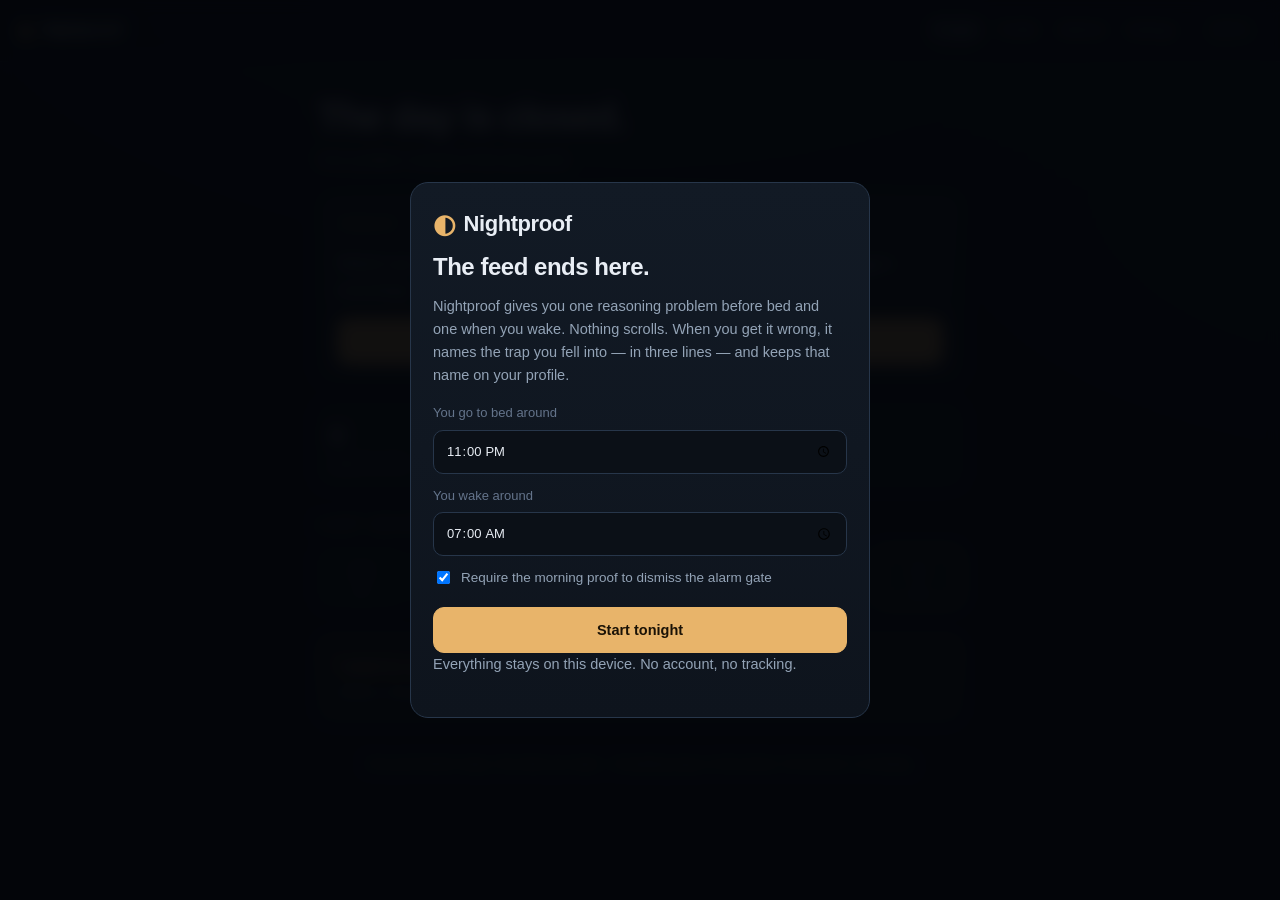
<file: index.html>
<!DOCTYPE html>
<html lang="en" data-lang="en">
<head>
<meta charset="utf-8">
<meta name="viewport" content="width=device-width, initial-scale=1, viewport-fit=cover">
<title>Nightproof — one proof before sleep, one after you wake</title>
<meta name="description" content="A daily reasoning ritual: one LEET-style logic problem before bed and one when you wake, with a three-line diagnosis of the trap you fell into and a weekly profile of your weak spots.">
<meta name="theme-color" content="#070a0f">
<link rel="manifest" href="manifest.webmanifest?v=20261122q">
<link rel="icon" href="data:image/svg+xml,<svg xmlns='http://www.w3.org/2000/svg' viewBox='0 0 64 64'><rect width='64' height='64' rx='14' fill='%23070a0f'/><text x='32' y='44' font-size='36' text-anchor='middle' fill='%23e8b46a' font-family='Georgia'>◐</text></svg>">
<link rel="apple-touch-icon" href="data:image/svg+xml,<svg xmlns='http://www.w3.org/2000/svg' viewBox='0 0 64 64'><rect width='64' height='64' rx='14' fill='%23070a0f'/><text x='32' y='44' font-size='36' text-anchor='middle' fill='%23e8b46a' font-family='Georgia'>◐</text></svg>">
<meta property="og:title" content="Nightproof — one proof before sleep, one after you wake">
<meta property="og:description" content="Replace the last scroll with one reasoning problem, and the first scroll with another. Three-line trap diagnosis, weekly logic profile, optional on-device AI coach.">
<meta property="og:type" content="website">
<link rel="stylesheet" href="css/app.css?v=20261122q">
</head>
<body>
<div id="app"></div>
<div id="overlays"></div>
<div id="toast" role="status" aria-live="polite"></div>
<script src="js/engine.js?v=20261122q"></script>
<script src="js/i18n.js?v=20261122q"></script>
<script src="js/coach.js?v=20261122q"></script>
<script src="js/app.js?v=20261122q"></script>
</body>
</html>
</file>
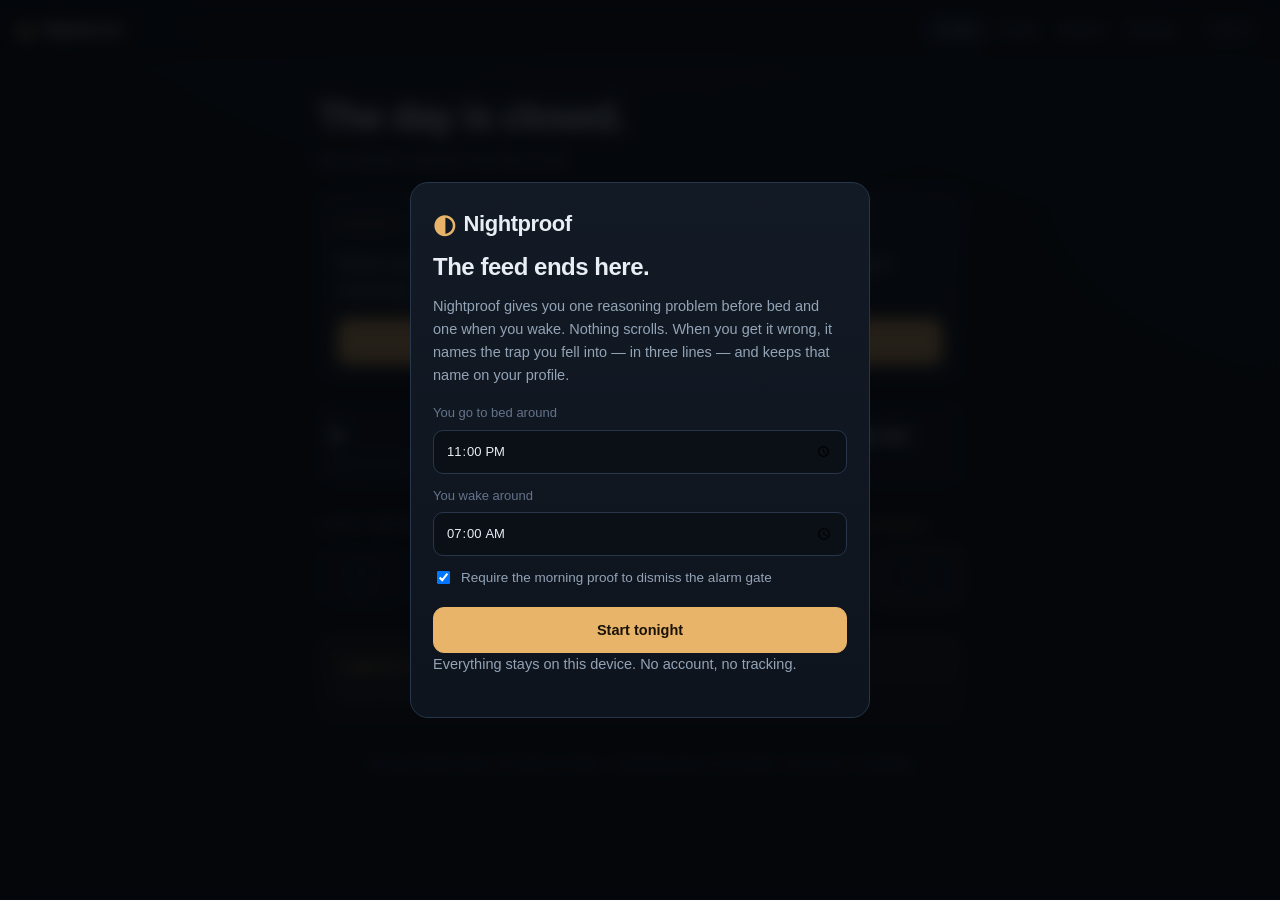
<file: site/index.html>
<!DOCTYPE html>
<html lang="en" data-lang="en">
<head>
<meta charset="utf-8">
<meta name="viewport" content="width=device-width, initial-scale=1, viewport-fit=cover">
<title>Nightproof — one proof before sleep, one after you wake</title>
<meta name="description" content="A daily reasoning ritual: one LEET-style logic problem before bed and one when you wake, with a three-line diagnosis of the trap you fell into and a weekly profile of your weak spots.">
<meta name="theme-color" content="#070a0f">
<link rel="manifest" href="manifest.webmanifest">
<link rel="icon" href="data:image/svg+xml,<svg xmlns='http://www.w3.org/2000/svg' viewBox='0 0 64 64'><rect width='64' height='64' rx='14' fill='%23070a0f'/><text x='32' y='44' font-size='36' text-anchor='middle' fill='%23e8b46a' font-family='Georgia'>◐</text></svg>">
<link rel="apple-touch-icon" href="data:image/svg+xml,<svg xmlns='http://www.w3.org/2000/svg' viewBox='0 0 64 64'><rect width='64' height='64' rx='14' fill='%23070a0f'/><text x='32' y='44' font-size='36' text-anchor='middle' fill='%23e8b46a' font-family='Georgia'>◐</text></svg>">
<meta property="og:title" content="Nightproof — one proof before sleep, one after you wake">
<meta property="og:description" content="Replace the last scroll with one reasoning problem, and the first scroll with another. Three-line trap diagnosis, weekly logic profile, optional on-device AI coach.">
<meta property="og:type" content="website">
<link rel="stylesheet" href="css/app.css">
</head>
<body>
<div id="app"></div>
<div id="overlays"></div>
<div id="toast" role="status" aria-live="polite"></div>
<script src="js/engine.js"></script>
<script src="js/i18n.js"></script>
<script src="js/coach.js"></script>
<script src="js/app.js"></script>
</body>
</html>
</file>
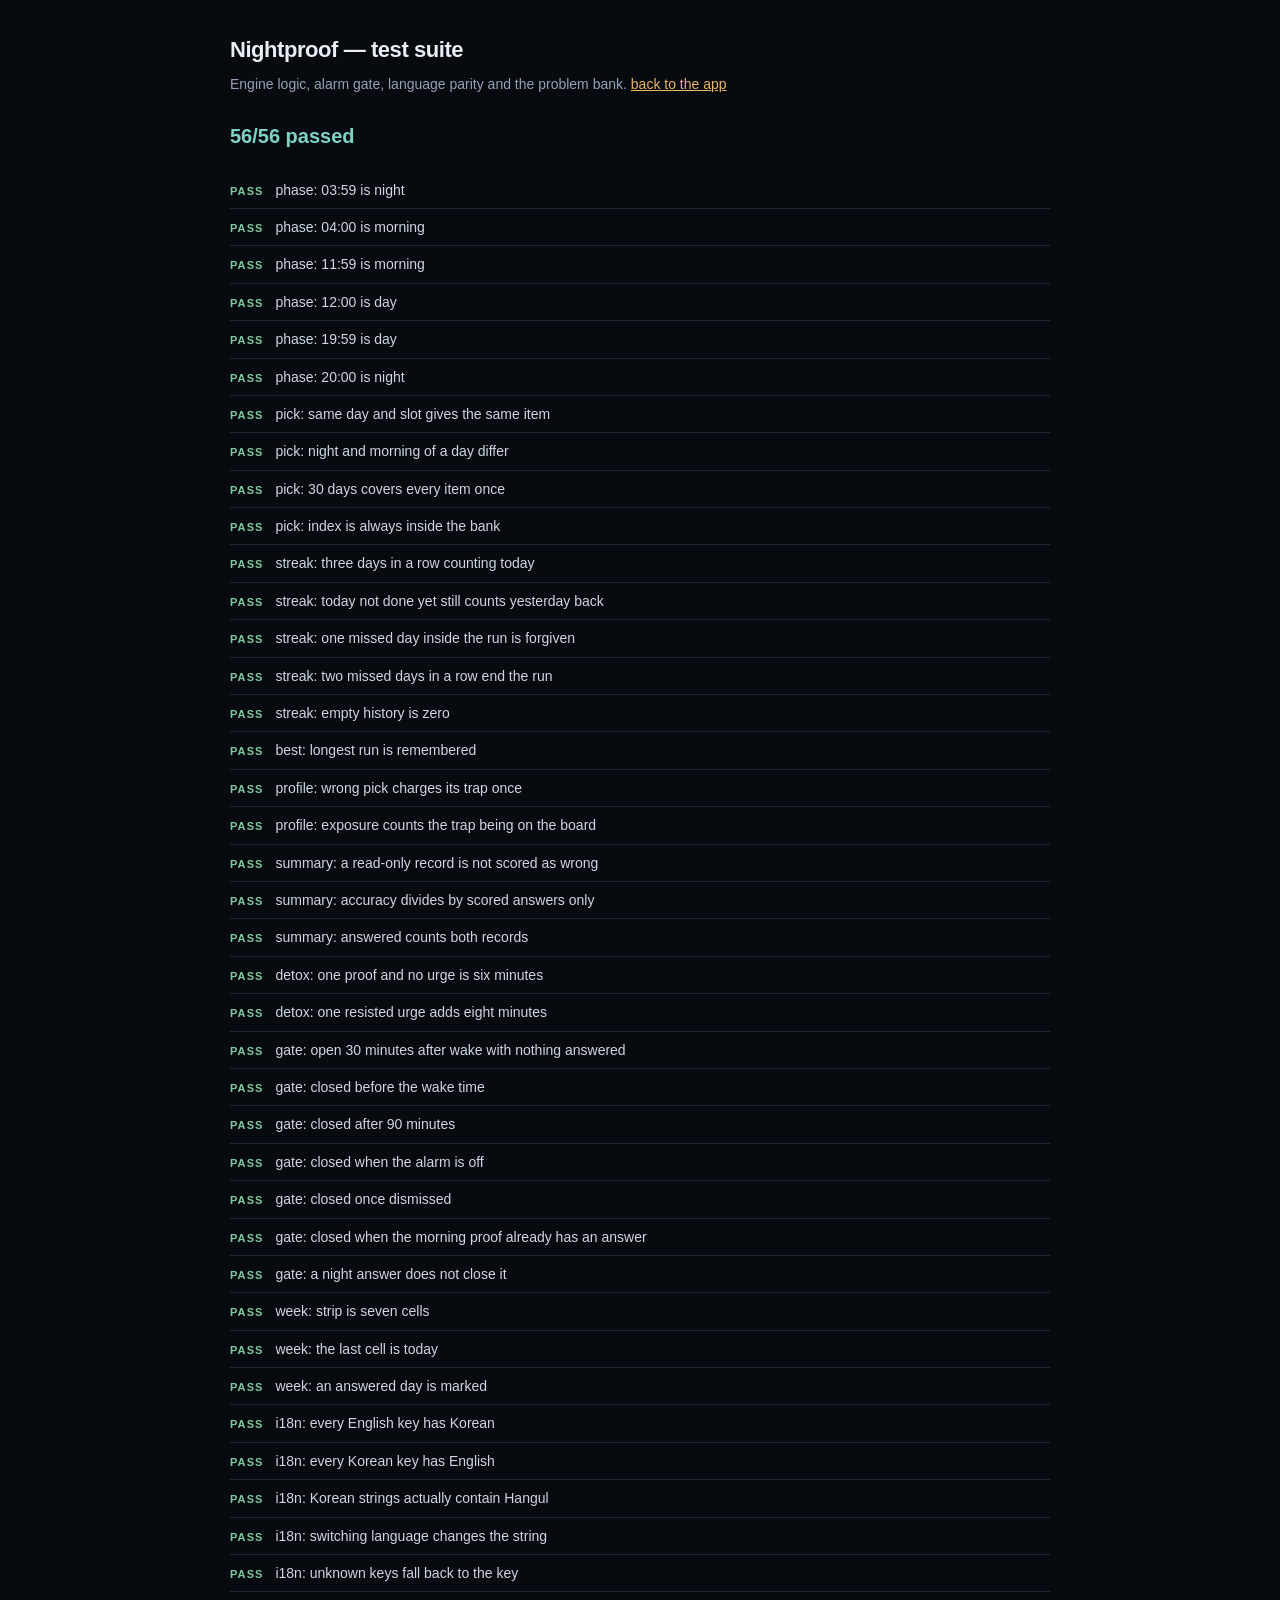
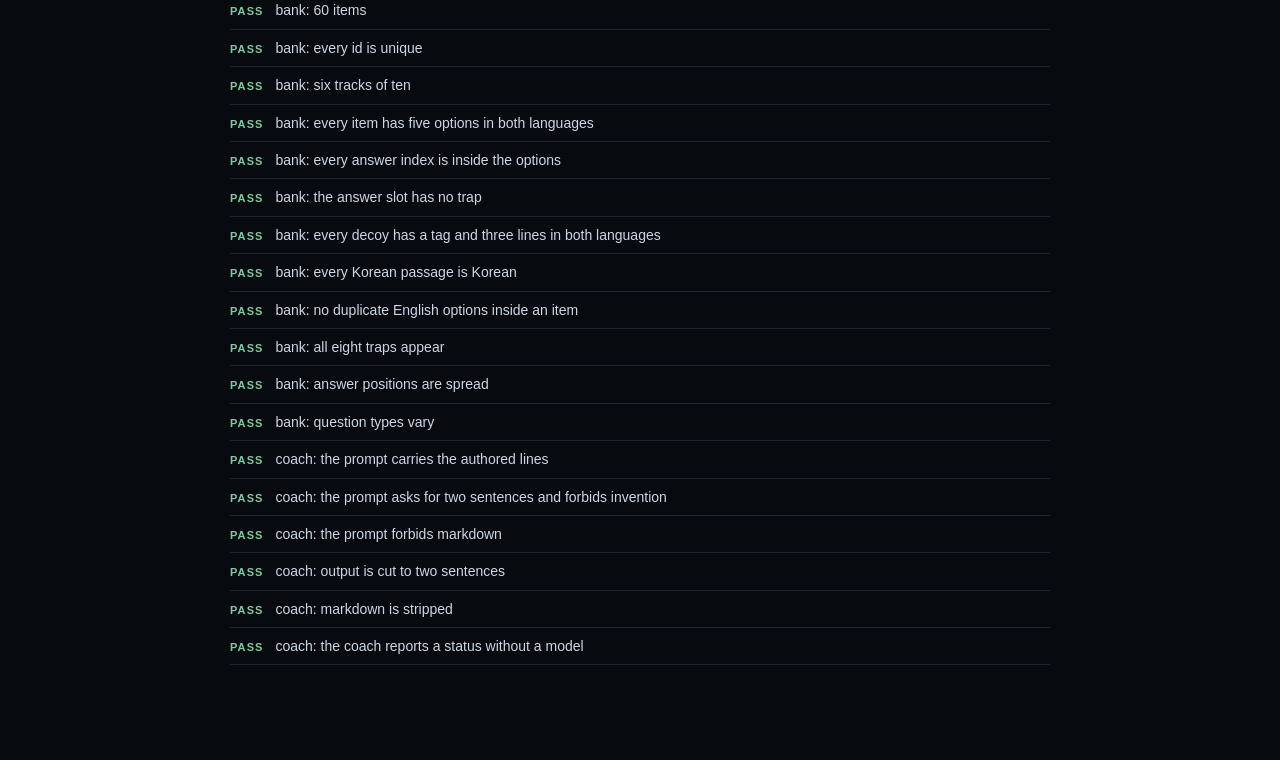
<file: tests.html>
<!DOCTYPE html>
<html lang="en">
<head>
<meta charset="utf-8">
<meta name="viewport" content="width=device-width, initial-scale=1">
<title>Nightproof — tests</title>
<style>
  body { background:#070a0f; color:#e9eef5; font:15px/1.6 -apple-system,BlinkMacSystemFont,"Segoe UI",Inter,sans-serif; margin:0; padding:32px 20px 80px; }
  main { max-width: 820px; margin: 0 auto; }
  h1 { font-size: 22px; letter-spacing:-.02em; margin:0 0 6px; }
  p.lead { color:#93a3b6; margin:0 0 24px; font-size:14px; }
  .sum { font-size:20px; font-weight:600; color:#7fd3c3; }
  ul { list-style:none; padding:0; }
  li { padding:7px 0; border-bottom:1px solid #1d2735; font-size:14px; color:#cdd7e3; }
  li b { font-size:11px; letter-spacing:.1em; margin-right:8px; }
  li.p b { color:#83c9a0; }
  li.f { color:#d97b73; }
  li.f b { color:#d97b73; }
  a { color:#e8b46a; }
</style>
</head>
<body>
<main>
  <h1>Nightproof — test suite</h1>
  <p class="lead">Engine logic, alarm gate, language parity and the problem bank. <a href="./">back to the app</a></p>
  <div id="out">Running…</div>
</main>
<script src="js/engine.js?v=20261122q"></script>
<script src="js/i18n.js?v=20261122q"></script>
<script src="js/coach.js?v=20261122q"></script>
<script>
  fetch('data/problems.json').then(r => r.json()).then(list => {
    window.__PROBLEMS__ = list;
    const s = document.createElement('script');
    s.src = 'js/tests.js?v=20261122q';
    document.body.appendChild(s);
  });
</script>
</body>
</html>
</file>
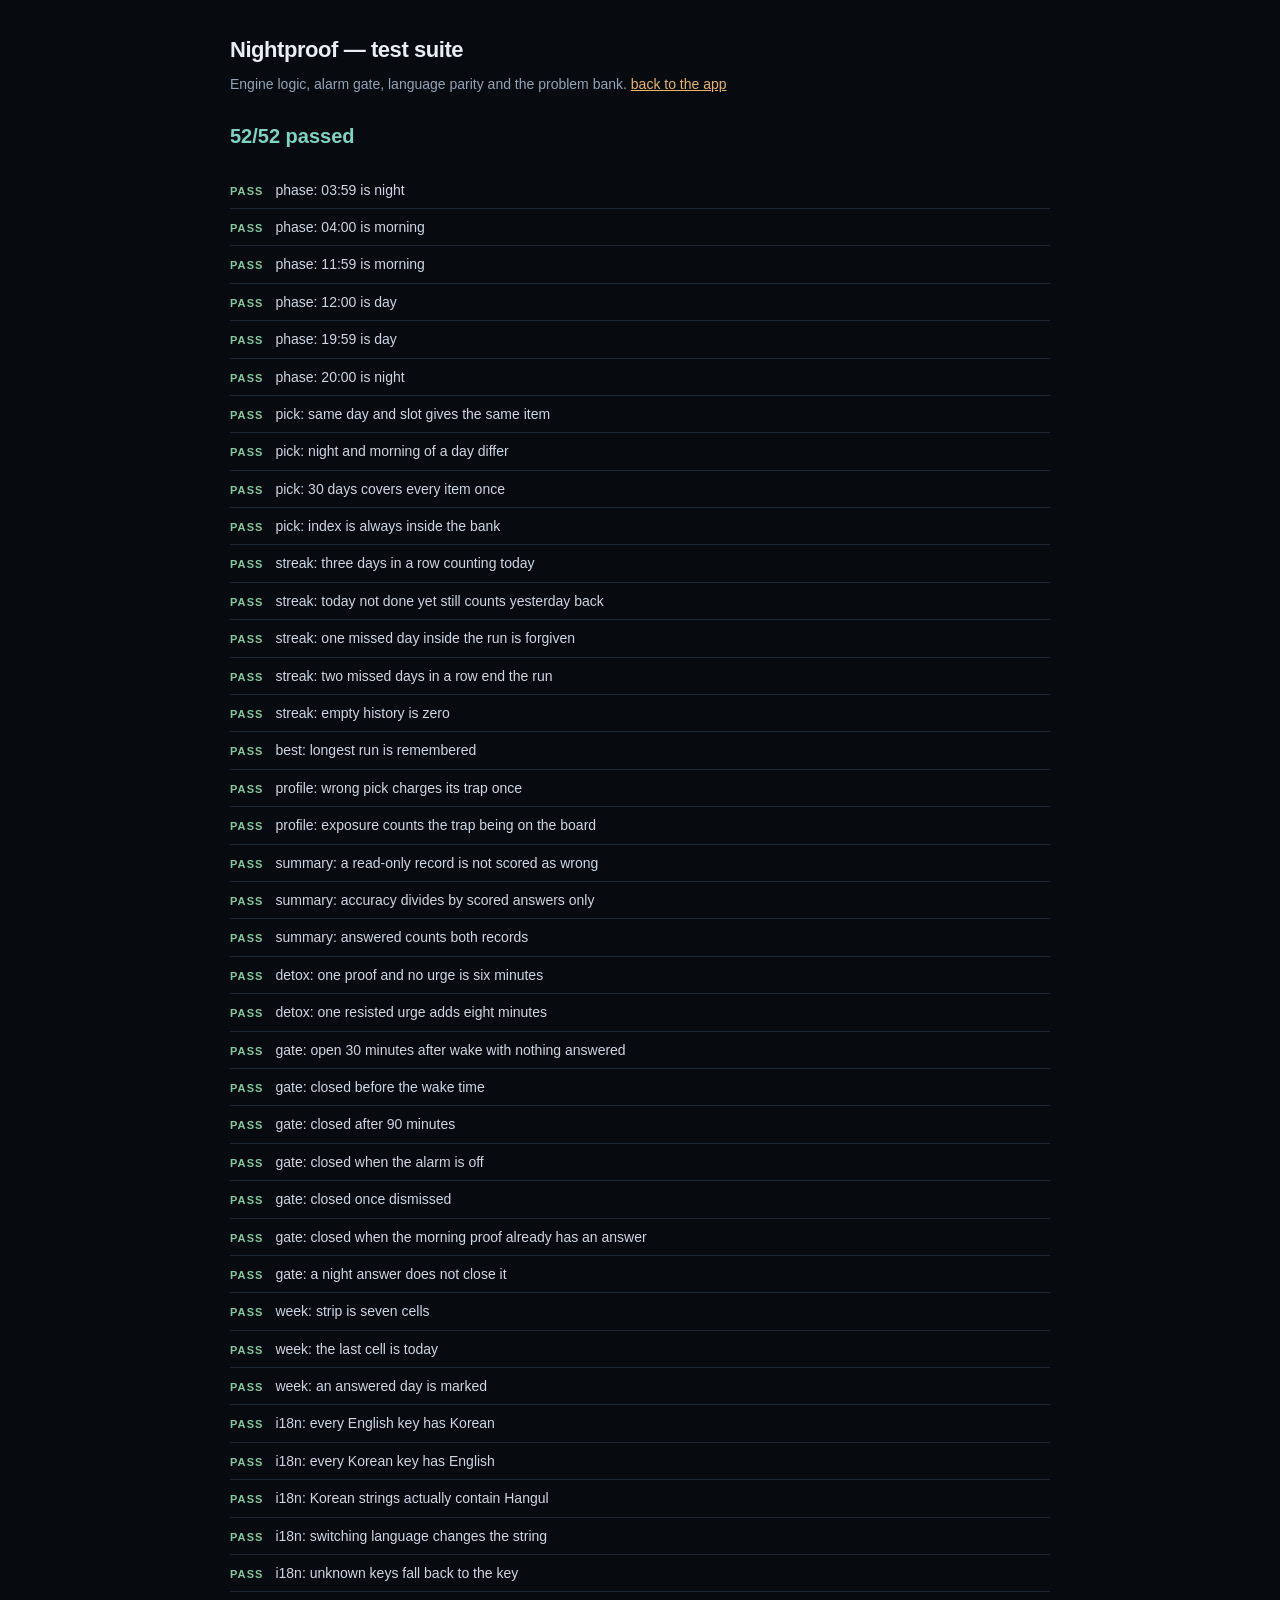
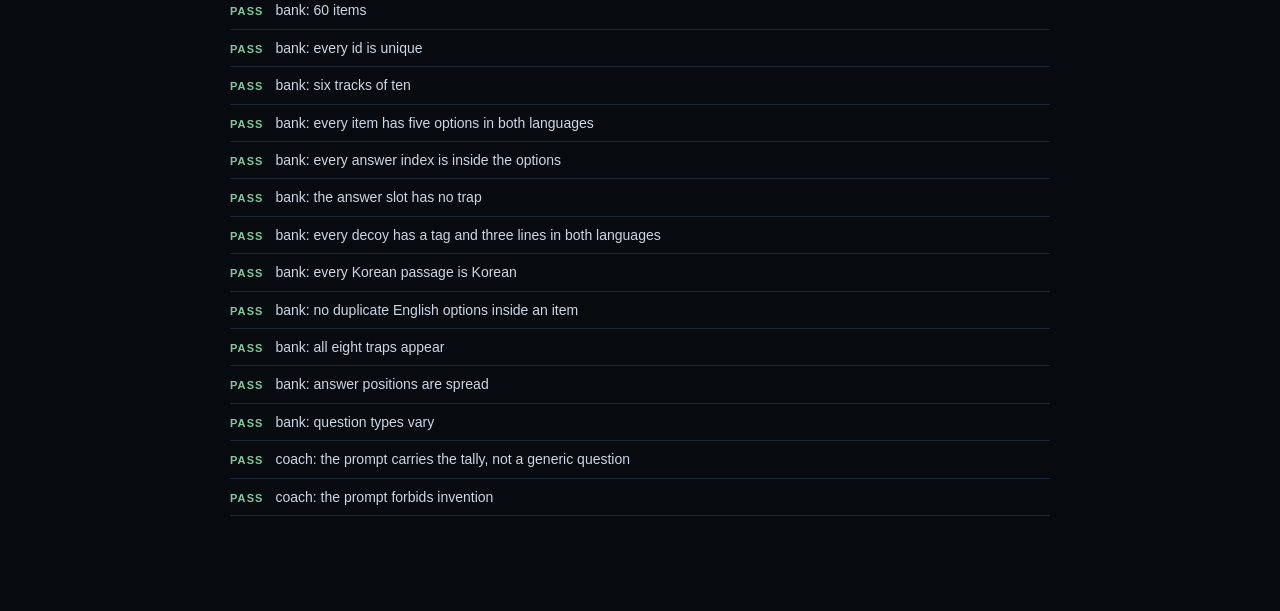
<file: site/tests.html>
<!DOCTYPE html>
<html lang="en">
<head>
<meta charset="utf-8">
<meta name="viewport" content="width=device-width, initial-scale=1">
<title>Nightproof — tests</title>
<style>
  body { background:#070a0f; color:#e9eef5; font:15px/1.6 -apple-system,BlinkMacSystemFont,"Segoe UI",Inter,sans-serif; margin:0; padding:32px 20px 80px; }
  main { max-width: 820px; margin: 0 auto; }
  h1 { font-size: 22px; letter-spacing:-.02em; margin:0 0 6px; }
  p.lead { color:#93a3b6; margin:0 0 24px; font-size:14px; }
  .sum { font-size:20px; font-weight:600; color:#7fd3c3; }
  ul { list-style:none; padding:0; }
  li { padding:7px 0; border-bottom:1px solid #1d2735; font-size:14px; color:#cdd7e3; }
  li b { font-size:11px; letter-spacing:.1em; margin-right:8px; }
  li.p b { color:#83c9a0; }
  li.f { color:#d97b73; }
  li.f b { color:#d97b73; }
  a { color:#e8b46a; }
</style>
</head>
<body>
<main>
  <h1>Nightproof — test suite</h1>
  <p class="lead">Engine logic, alarm gate, language parity and the problem bank. <a href="./">back to the app</a></p>
  <div id="out">Running…</div>
</main>
<script src="js/engine.js"></script>
<script src="js/i18n.js"></script>
<script src="js/coach.js"></script>
<script>
  fetch('data/problems.json').then(r => r.json()).then(list => {
    window.__PROBLEMS__ = list;
    const s = document.createElement('script');
    s.src = 'js/tests.js';
    document.body.appendChild(s);
  });
</script>
</body>
</html>
</file>
<file: css/app.css>
/* Nightproof — a night-first interface. Dark, quiet, one thing at a time. */
:root {
  --bg: #070a0f;
  --bg-2: #0b1017;
  --panel: #0e141d;
  --panel-2: #121a25;
  --ink: #e9eef5;
  --dim: #93a3b6;
  --faint: #64748b;
  --line: #1d2735;
  --line-2: #27364a;
  --amber: #e8b46a;
  --amber-soft: rgba(232, 180, 106, 0.12);
  --teal: #7fd3c3;
  --green: #83c9a0;
  --red: #d97b73;
  --radius: 14px;
  --serif: "Iowan Old Style", "Palatino Linotype", Palatino, Georgia, "Nanum Myeongjo", serif;
  --sans: -apple-system, BlinkMacSystemFont, "Segoe UI", Inter, "Apple SD Gothic Neo", "Pretendard",
    "Noto Sans KR", sans-serif;
}

* { box-sizing: border-box; }

html, body { margin: 0; padding: 0; }

body {
  background:
    radial-gradient(1200px 600px at 50% -10%, #141d2b 0%, rgba(7, 10, 15, 0) 60%),
    radial-gradient(700px 400px at 110% 20%, #101a24 0%, rgba(7, 10, 15, 0) 70%),
    var(--bg);
  color: var(--ink);
  font-family: var(--sans);
  font-size: 16px;
  line-height: 1.55;
  -webkit-font-smoothing: antialiased;
  min-height: 100vh;
}

a { color: inherit; text-decoration: none; }
button { font: inherit; color: inherit; }
h1, h2, h3 { margin: 0; font-weight: 600; letter-spacing: -0.01em; }

/* ---------- top bar ---------- */

.top {
  position: sticky;
  top: 0;
  z-index: 20;
  display: flex;
  align-items: center;
  gap: 14px;
  padding: 14px 18px;
  background: rgba(7, 10, 15, 0.82);
  backdrop-filter: blur(14px);
  border-bottom: 1px solid var(--line);
}

.brand { display: flex; align-items: center; gap: 8px; font-weight: 600; letter-spacing: -0.02em; }
.brand-mark { color: var(--amber); font-size: 19px; line-height: 1; }
.brand-name { font-size: 16px; }
.brand.big { font-size: 22px; margin-bottom: 6px; }
.brand.big .brand-mark { font-size: 26px; }
.brand.big .brand-name { font-size: 22px; }

.tabs { display: flex; gap: 2px; margin-left: auto; }
.tab {
  padding: 6px 10px;
  border-radius: 999px;
  font-size: 13.5px;
  color: var(--dim);
  transition: color 0.15s, background 0.15s;
}
.tab:hover { color: var(--ink); }
.tab.on { color: var(--ink); background: var(--panel-2); }

.lang {
  border: 1px solid var(--line-2);
  background: transparent;
  color: var(--dim);
  border-radius: 999px;
  padding: 5px 11px;
  font-size: 12.5px;
  cursor: pointer;
}
.lang:hover { color: var(--ink); border-color: var(--amber); }

@media (max-width: 560px) {
  .top { gap: 8px; padding: 12px 14px; }
  .brand-name { display: none; }
  .brand.big .brand-name { display: inline; }
  .tab { padding: 6px 8px; font-size: 13px; }
}

/* ---------- layout ---------- */

.wrap { max-width: 680px; margin: 0 auto; padding: 26px 18px 90px; animation: rise 0.35s ease both; }

@keyframes rise { from { opacity: 0; transform: translateY(6px); } to { opacity: 1; transform: none; } }

.hero-block { margin: 8px 0 22px; }
.hero-line { font-size: clamp(27px, 6.4vw, 38px); line-height: 1.15; letter-spacing: -0.03em; }
.hero-sub { color: var(--dim); margin: 8px 0 0; font-size: 15px; }

.block { margin: 26px 0; }
.block h2 { font-size: 15px; text-transform: uppercase; letter-spacing: 0.12em; color: var(--faint); margin-bottom: 12px; }
.block-head { display: flex; align-items: baseline; gap: 12px; flex-wrap: wrap; }
.warn { color: var(--amber); font-size: 13px; }
.fine { color: var(--faint); font-size: 12.5px; margin: 8px 0 0; }
.mono { font-family: ui-monospace, SFMono-Regular, Menlo, monospace; font-size: 11.5px; word-break: break-word; }
.center { text-align: center; display: block; }
.hint { color: var(--faint); font-size: 13px; margin: 16px 0 0; }

/* ---------- proof card ---------- */

.card {
  background: linear-gradient(180deg, var(--panel-2), var(--panel));
  border: 1px solid var(--line);
  border-radius: var(--radius);
  padding: 18px 18px 16px;
  margin: 14px 0;
  position: relative;
  overflow: hidden;
}
.card::after {
  content: "";
  position: absolute;
  inset: 0 0 auto 0;
  height: 1px;
  background: linear-gradient(90deg, transparent, rgba(232, 180, 106, 0.35), transparent);
}
.card.done { opacity: 0.72; }
.card.locked { opacity: 0.55; }

.proof-top { display: flex; align-items: center; gap: 8px; flex-wrap: wrap; }
.eyebrow { font-size: 11px; letter-spacing: 0.16em; text-transform: uppercase; color: var(--amber); }
.proof-teaser { font-family: var(--serif); font-size: 17.5px; line-height: 1.5; margin: 12px 0 16px; color: #dbe3ee; }
.proof-state { font-size: 13.5px; color: var(--faint); padding: 10px 0 2px; }
.proof-state.done { color: var(--green); }

.chip {
  font-size: 11.5px;
  padding: 3px 9px;
  border-radius: 999px;
  border: 1px solid var(--line-2);
  color: var(--dim);
  white-space: nowrap;
}
.chip.ghost { border-color: transparent; color: var(--faint); }

/* ---------- buttons ---------- */

.btn {
  display: inline-flex;
  align-items: center;
  justify-content: center;
  gap: 8px;
  border: 1px solid var(--line-2);
  background: var(--panel-2);
  color: var(--ink);
  padding: 11px 16px;
  border-radius: 11px;
  cursor: pointer;
  font-size: 14.5px;
  transition: transform 0.08s, border-color 0.15s, background 0.15s;
}
.btn:hover { border-color: var(--amber); }
.btn:active { transform: translateY(1px); }
.btn.primary { background: var(--amber); color: #1a1206; border-color: var(--amber); font-weight: 600; }
.btn.primary:hover { filter: brightness(1.05); }
.btn.ghost { background: transparent; }
.btn.danger { border-color: rgba(217, 123, 115, 0.4); color: var(--red); background: transparent; }
.btn.wide { width: 100%; }
.btn[disabled] { opacity: 0.5; cursor: default; }
.link { background: none; border: 0; color: var(--dim); cursor: pointer; padding: 0; font-size: 14px; }
.link:hover { color: var(--ink); }

/* ---------- tiles ---------- */

.tiles { display: grid; grid-template-columns: repeat(3, 1fr); gap: 10px; margin: 22px 0; }
.tiles.four { grid-template-columns: repeat(4, 1fr); }
.tile { background: var(--panel); border: 1px solid var(--line); border-radius: 12px; padding: 14px 12px; }
.tile-v { font-size: 22px; font-weight: 600; letter-spacing: -0.02em; }
.tile-k { font-size: 11.5px; color: var(--faint); margin-top: 3px; line-height: 1.35; }
@media (max-width: 560px) {
  .tiles { grid-template-columns: 1fr 1fr; }
  .tiles .tile:last-child { grid-column: span 2; }
  .tiles.four { grid-template-columns: 1fr 1fr; }
  .tiles.four .tile:last-child { grid-column: auto; }
}

/* ---------- week strip ---------- */

.week { display: flex; gap: 6px; }
.day {
  flex: 1;
  text-align: center;
  padding: 10px 0 8px;
  border-radius: 10px;
  border: 1px solid var(--line);
  background: var(--panel);
}
.day-n { font-size: 12px; color: var(--faint); }
.day-dot { display: block; width: 7px; height: 7px; border-radius: 50%; background: var(--line-2); margin: 7px auto 0; }
.day.done { border-color: rgba(127, 211, 195, 0.25); }
.day.done .day-dot { background: var(--teal); box-shadow: 0 0 10px rgba(127, 211, 195, 0.5); }
.day.today { border-color: var(--amber); }
.day.today .day-n { color: var(--amber); }

/* ---------- urge ---------- */

.urge {
  width: 100%;
  text-align: left;
  margin: 30px 0 12px;
  padding: 18px;
  border-radius: var(--radius);
  border: 1px solid rgba(232, 180, 106, 0.28);
  background: linear-gradient(180deg, rgba(232, 180, 106, 0.1), rgba(232, 180, 106, 0.03));
  cursor: pointer;
  display: block;
}
.urge:hover { border-color: var(--amber); }
.urge-title { display: block; font-size: 16px; font-weight: 600; color: var(--amber); }
.urge-sub { display: block; font-size: 13px; color: var(--dim); margin-top: 4px; }

.foot { color: var(--faint); font-size: 12px; text-align: center; margin-top: 32px; }

/* ---------- solve ---------- */

.solve-head { display: flex; align-items: center; justify-content: space-between; margin-bottom: 16px; }
.meta { display: flex; gap: 6px; }

.paper {
  background: linear-gradient(180deg, #0d131c, #0a0f16);
  border: 1px solid var(--line);
  border-radius: var(--radius);
  padding: 22px 20px;
}
.passage { font-family: var(--serif); font-size: 18px; line-height: 1.62; margin: 0 0 18px; color: #dfe7f1; }
.prompt { font-size: 15px; font-weight: 600; margin: 0 0 16px; color: var(--ink); }

.options { list-style: none; margin: 0; padding: 0; display: grid; gap: 8px; }
.opt {
  display: flex;
  gap: 12px;
  align-items: flex-start;
  width: 100%;
  text-align: left;
  padding: 12px 14px;
  border-radius: 11px;
  border: 1px solid var(--line);
  background: var(--panel);
  cursor: pointer;
  transition: border-color 0.15s, background 0.15s;
}
.opt:not([disabled]):hover { border-color: var(--amber); background: var(--amber-soft); }
.opt[disabled] { cursor: default; }
.num {
  flex: 0 0 22px;
  height: 22px;
  border-radius: 50%;
  border: 1px solid var(--line-2);
  display: inline-flex;
  align-items: center;
  justify-content: center;
  font-size: 11.5px;
  color: var(--dim);
  margin-top: 2px;
}
.opt-text { font-size: 15px; line-height: 1.5; }
.opt.right { border-color: rgba(131, 201, 160, 0.55); background: rgba(131, 201, 160, 0.08); }
.opt.right .num { border-color: var(--green); color: var(--green); }
.opt.wrong { border-color: rgba(217, 123, 115, 0.55); background: rgba(217, 123, 115, 0.08); }
.opt.wrong .num { border-color: var(--red); color: var(--red); }
.opt.dim { opacity: 0.55; }

/* ---------- feedback ---------- */

.fb { margin-top: 18px; padding-top: 16px; border-top: 1px solid var(--line); }
.fb-head { font-size: 15px; font-weight: 600; }
.fb.ok .fb-head { color: var(--green); }
.fb.bad .fb-head { color: var(--red); }
.fb-yourpick { font-size: 13.5px; color: var(--dim); margin: 8px 0 12px; }
.fb-line { font-size: 13.5px; color: var(--faint); margin: 6px 0 0; }

.trap-card {
  border-left: 2px solid var(--amber);
  background: var(--amber-soft);
  border-radius: 0 12px 12px 0;
  padding: 14px 16px;
  margin-top: 12px;
}
.trap-top { display: flex; align-items: center; gap: 10px; margin-bottom: 10px; flex-wrap: wrap; }
.trap-label { font-size: 11px; letter-spacing: 0.14em; text-transform: uppercase; color: var(--faint); }
.tag {
  display: inline-block;
  font-size: 11.5px;
  padding: 3px 9px;
  border-radius: 999px;
  background: rgba(232, 180, 106, 0.16);
  border: 1px solid rgba(232, 180, 106, 0.35);
  color: var(--amber);
  white-space: nowrap;
}
.trap-lines { margin: 0; padding-left: 18px; display: grid; gap: 7px; }
.trap-lines li { font-size: 14.5px; line-height: 1.5; color: #e3eaf3; }
.drill { font-size: 13px; color: var(--dim); margin: 12px 0 0; }
.drill span { color: var(--teal); font-weight: 600; margin-right: 4px; }

.solution p { font-size: 15.5px; line-height: 1.65; color: #d5deea; margin: 0; }

.avoided {
  border: 1px solid var(--line);
  border-radius: var(--radius);
  padding: 14px 16px;
  background: var(--panel);
}
.avoided summary { cursor: pointer; list-style: none; display: flex; align-items: baseline; gap: 10px; flex-wrap: wrap; }
.avoided summary::after { content: '⌄'; margin-left: auto; color: var(--faint); font-size: 16px; }
.avoided[open] summary::after { content: '⌃'; }
.avoided summary::-webkit-details-marker { display: none; }
.avoided summary h2 { margin: 0; }
.hint-inline { font-size: 12.5px; color: var(--faint); }
.avoid-list { list-style: none; margin: 14px 0 0; padding: 0; display: grid; gap: 8px; }
.avoid { display: flex; gap: 10px; align-items: flex-start; padding: 10px 12px; border: 1px solid var(--line); border-radius: 10px; }
.avoid.hit { border-color: rgba(217, 123, 115, 0.4); }
.avoid-text { font-size: 14px; color: var(--dim); line-height: 1.45; }

.solve-foot { margin: 30px 0 0; }

.coach { border: 1px dashed var(--line-2); border-radius: var(--radius); padding: 16px; }
.coach-note { font-family: var(--serif); font-size: 17px; line-height: 1.6; color: #e3eaf3; white-space: pre-wrap; }

/* ---------- radar ---------- */

.radar-block { text-align: center; padding-top: 10px; }
.radar { width: 100%; max-width: 430px; height: auto; margin: 6px auto 0; display: block; }
.radar .ring { fill: none; stroke: var(--line); stroke-width: 1; }
.radar .ring.outer { stroke: var(--line-2); }
.radar .spoke { stroke: var(--line); stroke-width: 1; }
.radar .shape { fill: rgba(232, 180, 106, 0.16); stroke: var(--amber); stroke-width: 1.5; }
.radar .rl { fill: var(--faint); font-size: 9.5px; font-family: var(--sans); }

/* ---------- weak list, bars ---------- */

.weak-row { border: 1px solid var(--line); border-radius: 12px; padding: 14px; margin-bottom: 10px; background: var(--panel); }
.weak-top { display: flex; align-items: center; gap: 10px; flex-wrap: wrap; justify-content: space-between; }

.bars { display: grid; gap: 10px; }
.bar-row { display: grid; grid-template-columns: 130px 1fr 44px; align-items: center; gap: 10px; }
.bar-k { font-size: 13.5px; color: var(--dim); }
.bar { height: 6px; border-radius: 999px; background: var(--line); overflow: hidden; }
.bar i { display: block; height: 100%; background: linear-gradient(90deg, var(--teal), rgba(127, 211, 195, 0.4)); }
.bar-v { font-size: 12.5px; color: var(--faint); text-align: right; }

/* ---------- prose ---------- */

.prose p { font-size: 15.5px; line-height: 1.7; color: #cdd7e3; margin: 0 0 16px; }
.prose h2 { margin: 28px 0 10px; font-size: 15px; text-transform: uppercase; letter-spacing: 0.12em; color: var(--faint); }
.bullets { margin: 0 0 16px; padding-left: 18px; color: #cdd7e3; }
.bullets li { margin-bottom: 8px; font-size: 15px; line-height: 1.6; }

/* ---------- settings ---------- */

.setting {
  display: flex;
  align-items: center;
  justify-content: space-between;
  gap: 14px;
  padding: 14px 0;
  border-bottom: 1px solid var(--line);
  font-size: 15px;
}
.setting .row { display: flex; gap: 8px; }
.setting input[type="time"] {
  background: var(--panel);
  border: 1px solid var(--line-2);
  color: var(--ink);
  border-radius: 9px;
  padding: 8px 10px;
  font: inherit;
}
.switch { position: relative; display: inline-block; width: 44px; height: 25px; }
.switch input { opacity: 0; width: 0; height: 0; }
.switch i {
  position: absolute; inset: 0; border-radius: 999px; background: var(--line-2);
  transition: background 0.2s; cursor: pointer;
}
.switch i::after {
  content: ""; position: absolute; left: 3px; top: 3px; width: 19px; height: 19px;
  border-radius: 50%; background: #cdd7e3; transition: transform 0.2s;
}
.switch input:checked + i { background: rgba(232, 180, 106, 0.6); }
.switch input:checked + i::after { transform: translateX(19px); background: var(--amber); }
.ok-pill { font-size: 12.5px; color: var(--teal); border: 1px solid rgba(127, 211, 195, 0.3); border-radius: 999px; padding: 3px 10px; }

/* ---------- overlays ---------- */

.overlay {
  position: fixed;
  inset: 0;
  z-index: 50;
  background: rgba(4, 6, 10, 0.94);
  backdrop-filter: blur(8px);
  display: flex;
  align-items: center;
  justify-content: center;
  padding: 18px;
  overflow: auto;
}
.sheet {
  width: 100%;
  max-width: 460px;
  background: linear-gradient(180deg, var(--panel-2), var(--panel));
  border: 1px solid var(--line-2);
  border-radius: 18px;
  padding: 24px 22px;
  animation: rise 0.3s ease both;
}
.sheet h2 { font-size: 24px; letter-spacing: -0.02em; margin-bottom: 10px; }
.sheet p { color: var(--dim); font-size: 14.5px; line-height: 1.6; margin: 0 0 16px; }
.field { display: block; font-size: 13px; color: var(--faint); margin-bottom: 12px; }
.field input {
  display: block;
  width: 100%;
  margin-top: 6px;
  background: var(--bg-2);
  border: 1px solid var(--line-2);
  border-radius: 10px;
  color: var(--ink);
  padding: 10px 12px;
  font: inherit;
}
.check { display: flex; gap: 8px; align-items: flex-start; font-size: 13.5px; color: var(--dim); margin: 4px 0 18px; }
.sheet .link.center { margin-top: 10px; }

.gate { align-items: flex-start; }
.gate-box { width: 100%; max-width: 640px; margin: 24px auto; }
.gate-title { font-family: var(--serif); font-size: clamp(22px, 4.6vw, 30px); line-height: 1.25; margin: 8px 0 10px; }
.gate-body { color: var(--dim); font-size: 14.5px; margin: 0 0 16px; }
.gate-paper { margin-bottom: 12px; }
.gate-right { color: var(--green); font-weight: 600; margin: 14px 0 0; }
.gate-actions { display: flex; gap: 10px; flex-wrap: wrap; margin-top: 18px; }

#toast {
  position: fixed;
  left: 50%;
  bottom: 26px;
  transform: translate(-50%, 14px);
  background: var(--panel-2);
  border: 1px solid var(--line-2);
  color: var(--ink);
  padding: 10px 16px;
  border-radius: 999px;
  font-size: 13.5px;
  opacity: 0;
  pointer-events: none;
  transition: opacity 0.2s, transform 0.2s;
  z-index: 80;
}
#toast.on { opacity: 1; transform: translate(-50%, 0); }

@media (prefers-reduced-motion: reduce) {
  * { animation: none !important; transition: none !important; }
}
</file>
<file: site/css/app.css>
/* Nightproof — a night-first interface. Dark, quiet, one thing at a time. */
:root {
  --bg: #070a0f;
  --bg-2: #0b1017;
  --panel: #0e141d;
  --panel-2: #121a25;
  --ink: #e9eef5;
  --dim: #93a3b6;
  --faint: #64748b;
  --line: #1d2735;
  --line-2: #27364a;
  --amber: #e8b46a;
  --amber-soft: rgba(232, 180, 106, 0.12);
  --teal: #7fd3c3;
  --green: #83c9a0;
  --red: #d97b73;
  --radius: 14px;
  --serif: "Iowan Old Style", "Palatino Linotype", Palatino, Georgia, "Nanum Myeongjo", serif;
  --sans: -apple-system, BlinkMacSystemFont, "Segoe UI", Inter, "Apple SD Gothic Neo", "Pretendard",
    "Noto Sans KR", sans-serif;
}

* { box-sizing: border-box; }

html, body { margin: 0; padding: 0; }

body {
  background:
    radial-gradient(1200px 600px at 50% -10%, #141d2b 0%, rgba(7, 10, 15, 0) 60%),
    radial-gradient(700px 400px at 110% 20%, #101a24 0%, rgba(7, 10, 15, 0) 70%),
    var(--bg);
  color: var(--ink);
  font-family: var(--sans);
  font-size: 16px;
  line-height: 1.55;
  -webkit-font-smoothing: antialiased;
  min-height: 100vh;
}

a { color: inherit; text-decoration: none; }
button { font: inherit; color: inherit; }
h1, h2, h3 { margin: 0; font-weight: 600; letter-spacing: -0.01em; }

/* ---------- top bar ---------- */

.top {
  position: sticky;
  top: 0;
  z-index: 20;
  display: flex;
  align-items: center;
  gap: 14px;
  padding: 14px 18px;
  background: rgba(7, 10, 15, 0.82);
  backdrop-filter: blur(14px);
  border-bottom: 1px solid var(--line);
}

.brand { display: flex; align-items: center; gap: 8px; font-weight: 600; letter-spacing: -0.02em; }
.brand-mark { color: var(--amber); font-size: 19px; line-height: 1; }
.brand-name { font-size: 16px; }
.brand.big { font-size: 22px; margin-bottom: 6px; }
.brand.big .brand-mark { font-size: 26px; }
.brand.big .brand-name { font-size: 22px; }

.tabs { display: flex; gap: 2px; margin-left: auto; }
.tab {
  padding: 6px 10px;
  border-radius: 999px;
  font-size: 13.5px;
  color: var(--dim);
  transition: color 0.15s, background 0.15s;
}
.tab:hover { color: var(--ink); }
.tab.on { color: var(--ink); background: var(--panel-2); }

.lang {
  border: 1px solid var(--line-2);
  background: transparent;
  color: var(--dim);
  border-radius: 999px;
  padding: 5px 11px;
  font-size: 12.5px;
  cursor: pointer;
}
.lang:hover { color: var(--ink); border-color: var(--amber); }

@media (max-width: 560px) {
  .top { gap: 8px; padding: 12px 14px; }
  .brand-name { display: none; }
  .brand.big .brand-name { display: inline; }
  .tab { padding: 6px 8px; font-size: 13px; }
}

/* ---------- layout ---------- */

.wrap { max-width: 680px; margin: 0 auto; padding: 26px 18px 90px; animation: rise 0.35s ease both; }

@keyframes rise { from { opacity: 0; transform: translateY(6px); } to { opacity: 1; transform: none; } }

.hero-block { margin: 8px 0 22px; }
.hero-line { font-size: clamp(27px, 6.4vw, 38px); line-height: 1.15; letter-spacing: -0.03em; }
.hero-sub { color: var(--dim); margin: 8px 0 0; font-size: 15px; }

.block { margin: 26px 0; }
.block h2 { font-size: 15px; text-transform: uppercase; letter-spacing: 0.12em; color: var(--faint); margin-bottom: 12px; }
.block-head { display: flex; align-items: baseline; gap: 12px; flex-wrap: wrap; }
.warn { color: var(--amber); font-size: 13px; }
.fine { color: var(--faint); font-size: 12.5px; margin: 8px 0 0; }
.center { text-align: center; display: block; }
.hint { color: var(--faint); font-size: 13px; margin: 16px 0 0; }

/* ---------- proof card ---------- */

.card {
  background: linear-gradient(180deg, var(--panel-2), var(--panel));
  border: 1px solid var(--line);
  border-radius: var(--radius);
  padding: 18px 18px 16px;
  margin: 14px 0;
  position: relative;
  overflow: hidden;
}
.card::after {
  content: "";
  position: absolute;
  inset: 0 0 auto 0;
  height: 1px;
  background: linear-gradient(90deg, transparent, rgba(232, 180, 106, 0.35), transparent);
}
.card.done { opacity: 0.72; }
.card.locked { opacity: 0.55; }

.proof-top { display: flex; align-items: center; gap: 8px; flex-wrap: wrap; }
.eyebrow { font-size: 11px; letter-spacing: 0.16em; text-transform: uppercase; color: var(--amber); }
.proof-teaser { font-family: var(--serif); font-size: 17.5px; line-height: 1.5; margin: 12px 0 16px; color: #dbe3ee; }
.proof-state { font-size: 13.5px; color: var(--faint); padding: 10px 0 2px; }
.proof-state.done { color: var(--green); }

.chip {
  font-size: 11.5px;
  padding: 3px 9px;
  border-radius: 999px;
  border: 1px solid var(--line-2);
  color: var(--dim);
  white-space: nowrap;
}
.chip.ghost { border-color: transparent; color: var(--faint); }

/* ---------- buttons ---------- */

.btn {
  display: inline-flex;
  align-items: center;
  justify-content: center;
  gap: 8px;
  border: 1px solid var(--line-2);
  background: var(--panel-2);
  color: var(--ink);
  padding: 11px 16px;
  border-radius: 11px;
  cursor: pointer;
  font-size: 14.5px;
  transition: transform 0.08s, border-color 0.15s, background 0.15s;
}
.btn:hover { border-color: var(--amber); }
.btn:active { transform: translateY(1px); }
.btn.primary { background: var(--amber); color: #1a1206; border-color: var(--amber); font-weight: 600; }
.btn.primary:hover { filter: brightness(1.05); }
.btn.ghost { background: transparent; }
.btn.danger { border-color: rgba(217, 123, 115, 0.4); color: var(--red); background: transparent; }
.btn.wide { width: 100%; }
.btn[disabled] { opacity: 0.5; cursor: default; }
.link { background: none; border: 0; color: var(--dim); cursor: pointer; padding: 0; font-size: 14px; }
.link:hover { color: var(--ink); }

/* ---------- tiles ---------- */

.tiles { display: grid; grid-template-columns: repeat(3, 1fr); gap: 10px; margin: 22px 0; }
.tiles.four { grid-template-columns: repeat(4, 1fr); }
.tile { background: var(--panel); border: 1px solid var(--line); border-radius: 12px; padding: 14px 12px; }
.tile-v { font-size: 22px; font-weight: 600; letter-spacing: -0.02em; }
.tile-k { font-size: 11.5px; color: var(--faint); margin-top: 3px; line-height: 1.35; }
@media (max-width: 560px) {
  .tiles { grid-template-columns: 1fr 1fr; }
  .tiles .tile:last-child { grid-column: span 2; }
  .tiles.four { grid-template-columns: 1fr 1fr; }
  .tiles.four .tile:last-child { grid-column: auto; }
}

/* ---------- week strip ---------- */

.week { display: flex; gap: 6px; }
.day {
  flex: 1;
  text-align: center;
  padding: 10px 0 8px;
  border-radius: 10px;
  border: 1px solid var(--line);
  background: var(--panel);
}
.day-n { font-size: 12px; color: var(--faint); }
.day-dot { display: block; width: 7px; height: 7px; border-radius: 50%; background: var(--line-2); margin: 7px auto 0; }
.day.done { border-color: rgba(127, 211, 195, 0.25); }
.day.done .day-dot { background: var(--teal); box-shadow: 0 0 10px rgba(127, 211, 195, 0.5); }
.day.today { border-color: var(--amber); }
.day.today .day-n { color: var(--amber); }

/* ---------- urge ---------- */

.urge {
  width: 100%;
  text-align: left;
  margin: 30px 0 12px;
  padding: 18px;
  border-radius: var(--radius);
  border: 1px solid rgba(232, 180, 106, 0.28);
  background: linear-gradient(180deg, rgba(232, 180, 106, 0.1), rgba(232, 180, 106, 0.03));
  cursor: pointer;
  display: block;
}
.urge:hover { border-color: var(--amber); }
.urge-title { display: block; font-size: 16px; font-weight: 600; color: var(--amber); }
.urge-sub { display: block; font-size: 13px; color: var(--dim); margin-top: 4px; }

.foot { color: var(--faint); font-size: 12px; text-align: center; margin-top: 32px; }

/* ---------- solve ---------- */

.solve-head { display: flex; align-items: center; justify-content: space-between; margin-bottom: 16px; }
.meta { display: flex; gap: 6px; }

.paper {
  background: linear-gradient(180deg, #0d131c, #0a0f16);
  border: 1px solid var(--line);
  border-radius: var(--radius);
  padding: 22px 20px;
}
.passage { font-family: var(--serif); font-size: 18px; line-height: 1.62; margin: 0 0 18px; color: #dfe7f1; }
.prompt { font-size: 15px; font-weight: 600; margin: 0 0 16px; color: var(--ink); }

.options { list-style: none; margin: 0; padding: 0; display: grid; gap: 8px; }
.opt {
  display: flex;
  gap: 12px;
  align-items: flex-start;
  width: 100%;
  text-align: left;
  padding: 12px 14px;
  border-radius: 11px;
  border: 1px solid var(--line);
  background: var(--panel);
  cursor: pointer;
  transition: border-color 0.15s, background 0.15s;
}
.opt:not([disabled]):hover { border-color: var(--amber); background: var(--amber-soft); }
.opt[disabled] { cursor: default; }
.num {
  flex: 0 0 22px;
  height: 22px;
  border-radius: 50%;
  border: 1px solid var(--line-2);
  display: inline-flex;
  align-items: center;
  justify-content: center;
  font-size: 11.5px;
  color: var(--dim);
  margin-top: 2px;
}
.opt-text { font-size: 15px; line-height: 1.5; }
.opt.right { border-color: rgba(131, 201, 160, 0.55); background: rgba(131, 201, 160, 0.08); }
.opt.right .num { border-color: var(--green); color: var(--green); }
.opt.wrong { border-color: rgba(217, 123, 115, 0.55); background: rgba(217, 123, 115, 0.08); }
.opt.wrong .num { border-color: var(--red); color: var(--red); }
.opt.dim { opacity: 0.55; }

/* ---------- feedback ---------- */

.fb { margin-top: 18px; padding-top: 16px; border-top: 1px solid var(--line); }
.fb-head { font-size: 15px; font-weight: 600; }
.fb.ok .fb-head { color: var(--green); }
.fb.bad .fb-head { color: var(--red); }
.fb-yourpick { font-size: 13.5px; color: var(--dim); margin: 8px 0 12px; }
.fb-line { font-size: 13.5px; color: var(--faint); margin: 6px 0 0; }

.trap-card {
  border-left: 2px solid var(--amber);
  background: var(--amber-soft);
  border-radius: 0 12px 12px 0;
  padding: 14px 16px;
  margin-top: 12px;
}
.trap-top { display: flex; align-items: center; gap: 10px; margin-bottom: 10px; flex-wrap: wrap; }
.trap-label { font-size: 11px; letter-spacing: 0.14em; text-transform: uppercase; color: var(--faint); }
.tag {
  display: inline-block;
  font-size: 11.5px;
  padding: 3px 9px;
  border-radius: 999px;
  background: rgba(232, 180, 106, 0.16);
  border: 1px solid rgba(232, 180, 106, 0.35);
  color: var(--amber);
  white-space: nowrap;
}
.trap-lines { margin: 0; padding-left: 18px; display: grid; gap: 7px; }
.trap-lines li { font-size: 14.5px; line-height: 1.5; color: #e3eaf3; }
.drill { font-size: 13px; color: var(--dim); margin: 12px 0 0; }
.drill span { color: var(--teal); font-weight: 600; margin-right: 4px; }

.solution p { font-size: 15.5px; line-height: 1.65; color: #d5deea; margin: 0; }

.avoided summary { cursor: pointer; list-style: none; display: flex; align-items: baseline; gap: 10px; flex-wrap: wrap; }
.avoided summary::-webkit-details-marker { display: none; }
.avoided summary h2 { margin: 0; }
.hint-inline { font-size: 12.5px; color: var(--faint); }
.avoid-list { list-style: none; margin: 14px 0 0; padding: 0; display: grid; gap: 8px; }
.avoid { display: flex; gap: 10px; align-items: flex-start; padding: 10px 12px; border: 1px solid var(--line); border-radius: 10px; }
.avoid.hit { border-color: rgba(217, 123, 115, 0.4); }
.avoid-text { font-size: 14px; color: var(--dim); line-height: 1.45; }

.solve-foot { margin: 30px 0 0; }

.coach { border: 1px dashed var(--line-2); border-radius: var(--radius); padding: 16px; }
.coach-note { font-family: var(--serif); font-size: 17px; line-height: 1.6; color: #e3eaf3; white-space: pre-wrap; }

/* ---------- radar ---------- */

.radar-block { text-align: center; }
.radar { width: 100%; max-width: 340px; height: auto; margin: 6px auto 0; display: block; }
.radar .ring { fill: none; stroke: var(--line); stroke-width: 1; }
.radar .ring.outer { stroke: var(--line-2); }
.radar .spoke { stroke: var(--line); stroke-width: 1; }
.radar .shape { fill: rgba(232, 180, 106, 0.16); stroke: var(--amber); stroke-width: 1.5; }
.radar .rl { fill: var(--faint); font-size: 9.5px; font-family: var(--sans); }

/* ---------- weak list, bars ---------- */

.weak-row { border: 1px solid var(--line); border-radius: 12px; padding: 14px; margin-bottom: 10px; background: var(--panel); }
.weak-top { display: flex; align-items: center; gap: 10px; flex-wrap: wrap; justify-content: space-between; }

.bars { display: grid; gap: 10px; }
.bar-row { display: grid; grid-template-columns: 130px 1fr 44px; align-items: center; gap: 10px; }
.bar-k { font-size: 13.5px; color: var(--dim); }
.bar { height: 6px; border-radius: 999px; background: var(--line); overflow: hidden; }
.bar i { display: block; height: 100%; background: linear-gradient(90deg, var(--teal), rgba(127, 211, 195, 0.4)); }
.bar-v { font-size: 12.5px; color: var(--faint); text-align: right; }

/* ---------- prose ---------- */

.prose p { font-size: 15.5px; line-height: 1.7; color: #cdd7e3; margin: 0 0 16px; }
.prose h2 { margin: 28px 0 10px; font-size: 15px; text-transform: uppercase; letter-spacing: 0.12em; color: var(--faint); }
.bullets { margin: 0 0 16px; padding-left: 18px; color: #cdd7e3; }
.bullets li { margin-bottom: 8px; font-size: 15px; line-height: 1.6; }

/* ---------- settings ---------- */

.setting {
  display: flex;
  align-items: center;
  justify-content: space-between;
  gap: 14px;
  padding: 14px 0;
  border-bottom: 1px solid var(--line);
  font-size: 15px;
}
.setting .row { display: flex; gap: 8px; }
.setting input[type="time"] {
  background: var(--panel);
  border: 1px solid var(--line-2);
  color: var(--ink);
  border-radius: 9px;
  padding: 8px 10px;
  font: inherit;
}
.switch { position: relative; display: inline-block; width: 44px; height: 25px; }
.switch input { opacity: 0; width: 0; height: 0; }
.switch i {
  position: absolute; inset: 0; border-radius: 999px; background: var(--line-2);
  transition: background 0.2s; cursor: pointer;
}
.switch i::after {
  content: ""; position: absolute; left: 3px; top: 3px; width: 19px; height: 19px;
  border-radius: 50%; background: #cdd7e3; transition: transform 0.2s;
}
.switch input:checked + i { background: rgba(232, 180, 106, 0.6); }
.switch input:checked + i::after { transform: translateX(19px); background: var(--amber); }
.ok-pill { font-size: 12.5px; color: var(--teal); border: 1px solid rgba(127, 211, 195, 0.3); border-radius: 999px; padding: 3px 10px; }

/* ---------- overlays ---------- */

.overlay {
  position: fixed;
  inset: 0;
  z-index: 50;
  background: rgba(4, 6, 10, 0.86);
  backdrop-filter: blur(8px);
  display: flex;
  align-items: center;
  justify-content: center;
  padding: 18px;
  overflow: auto;
}
.sheet {
  width: 100%;
  max-width: 460px;
  background: linear-gradient(180deg, var(--panel-2), var(--panel));
  border: 1px solid var(--line-2);
  border-radius: 18px;
  padding: 24px 22px;
  animation: rise 0.3s ease both;
}
.sheet h2 { font-size: 24px; letter-spacing: -0.02em; margin-bottom: 10px; }
.sheet p { color: var(--dim); font-size: 14.5px; line-height: 1.6; margin: 0 0 16px; }
.field { display: block; font-size: 13px; color: var(--faint); margin-bottom: 12px; }
.field input {
  display: block;
  width: 100%;
  margin-top: 6px;
  background: var(--bg-2);
  border: 1px solid var(--line-2);
  border-radius: 10px;
  color: var(--ink);
  padding: 10px 12px;
  font: inherit;
}
.check { display: flex; gap: 8px; align-items: flex-start; font-size: 13.5px; color: var(--dim); margin: 4px 0 18px; }
.sheet .link.center { margin-top: 10px; }

.gate { align-items: flex-start; }
.gate-box { width: 100%; max-width: 640px; margin: 24px auto; }
.gate-title { font-family: var(--serif); font-size: clamp(22px, 4.6vw, 30px); line-height: 1.25; margin: 8px 0 10px; }
.gate-body { color: var(--dim); font-size: 14.5px; margin: 0 0 16px; }
.gate-paper { margin-bottom: 12px; }
.gate-right { color: var(--green); font-weight: 600; margin: 14px 0 0; }
.gate-actions { display: flex; gap: 10px; flex-wrap: wrap; margin-top: 18px; }

#toast {
  position: fixed;
  left: 50%;
  bottom: 26px;
  transform: translate(-50%, 14px);
  background: var(--panel-2);
  border: 1px solid var(--line-2);
  color: var(--ink);
  padding: 10px 16px;
  border-radius: 999px;
  font-size: 13.5px;
  opacity: 0;
  pointer-events: none;
  transition: opacity 0.2s, transform 0.2s;
  z-index: 80;
}
#toast.on { opacity: 1; transform: translate(-50%, 0); }

@media (prefers-reduced-motion: reduce) {
  * { animation: none !important; transition: none !important; }
}
</file>
